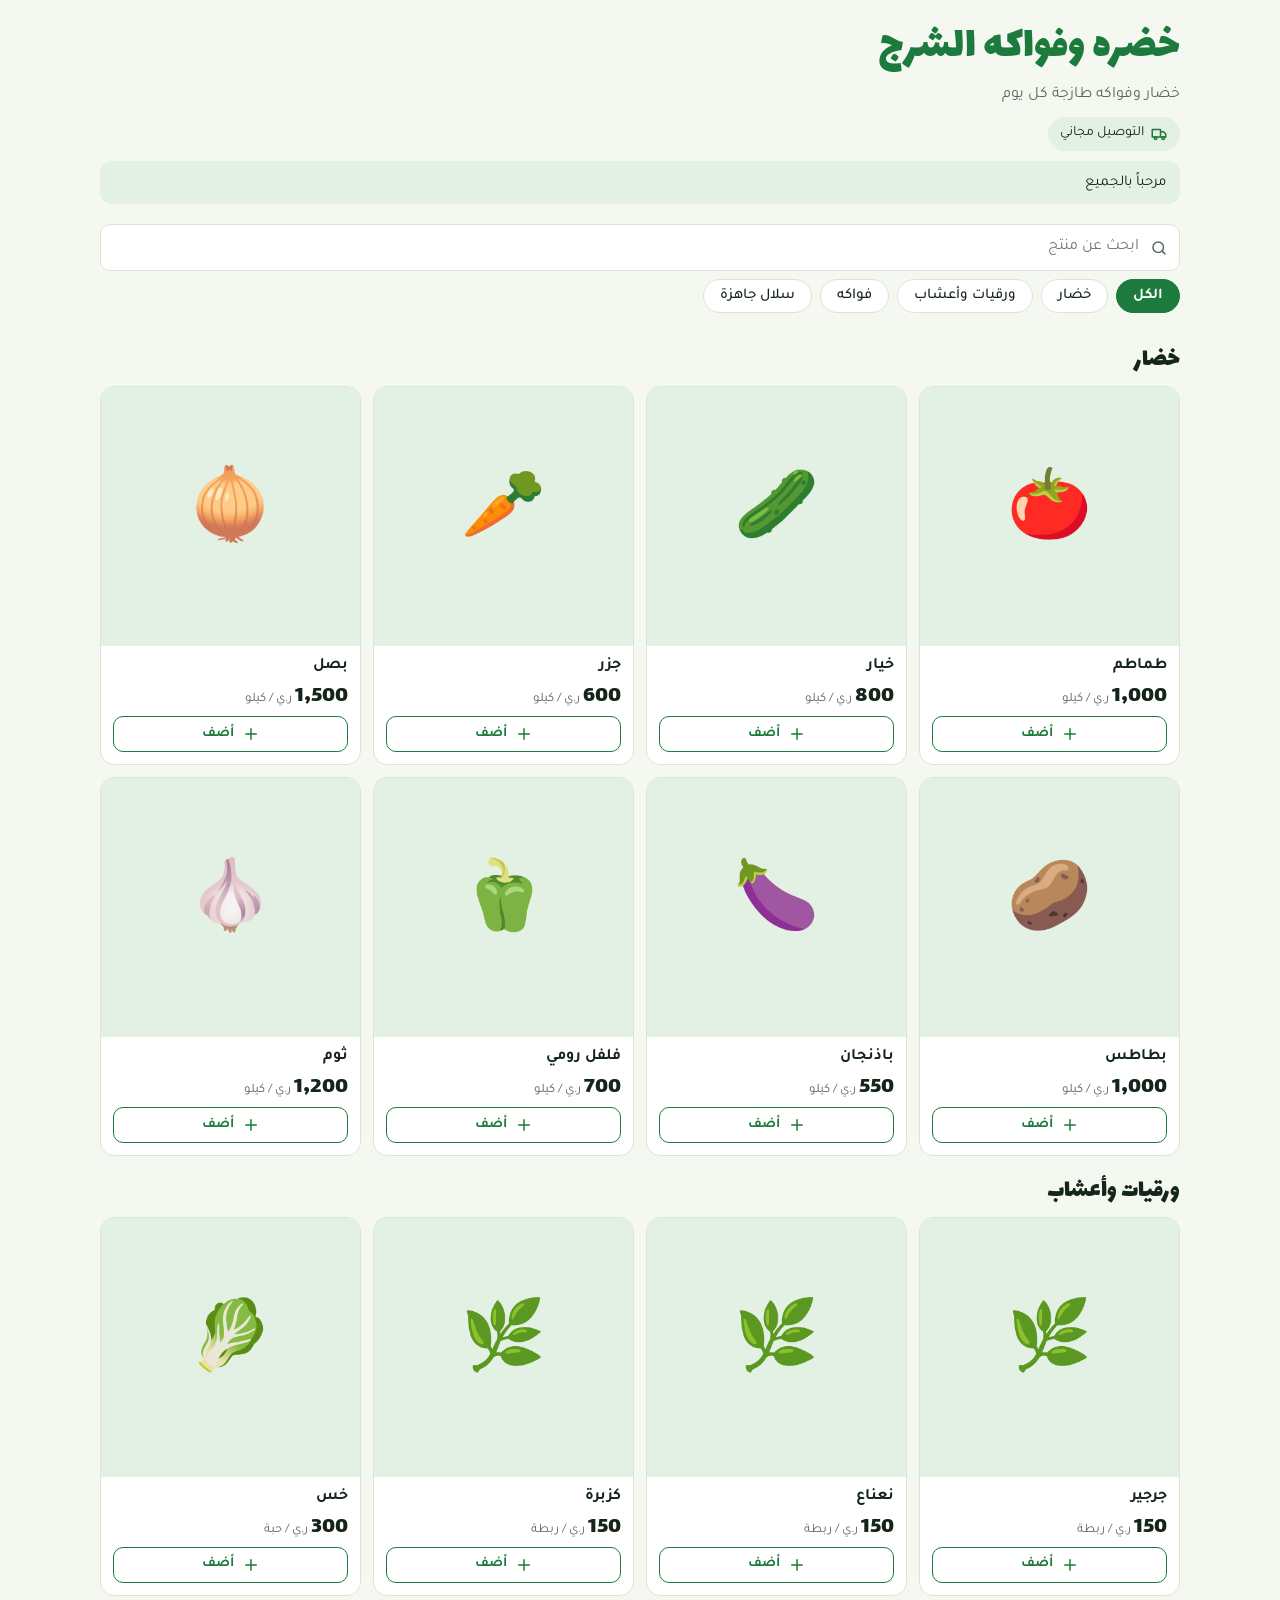
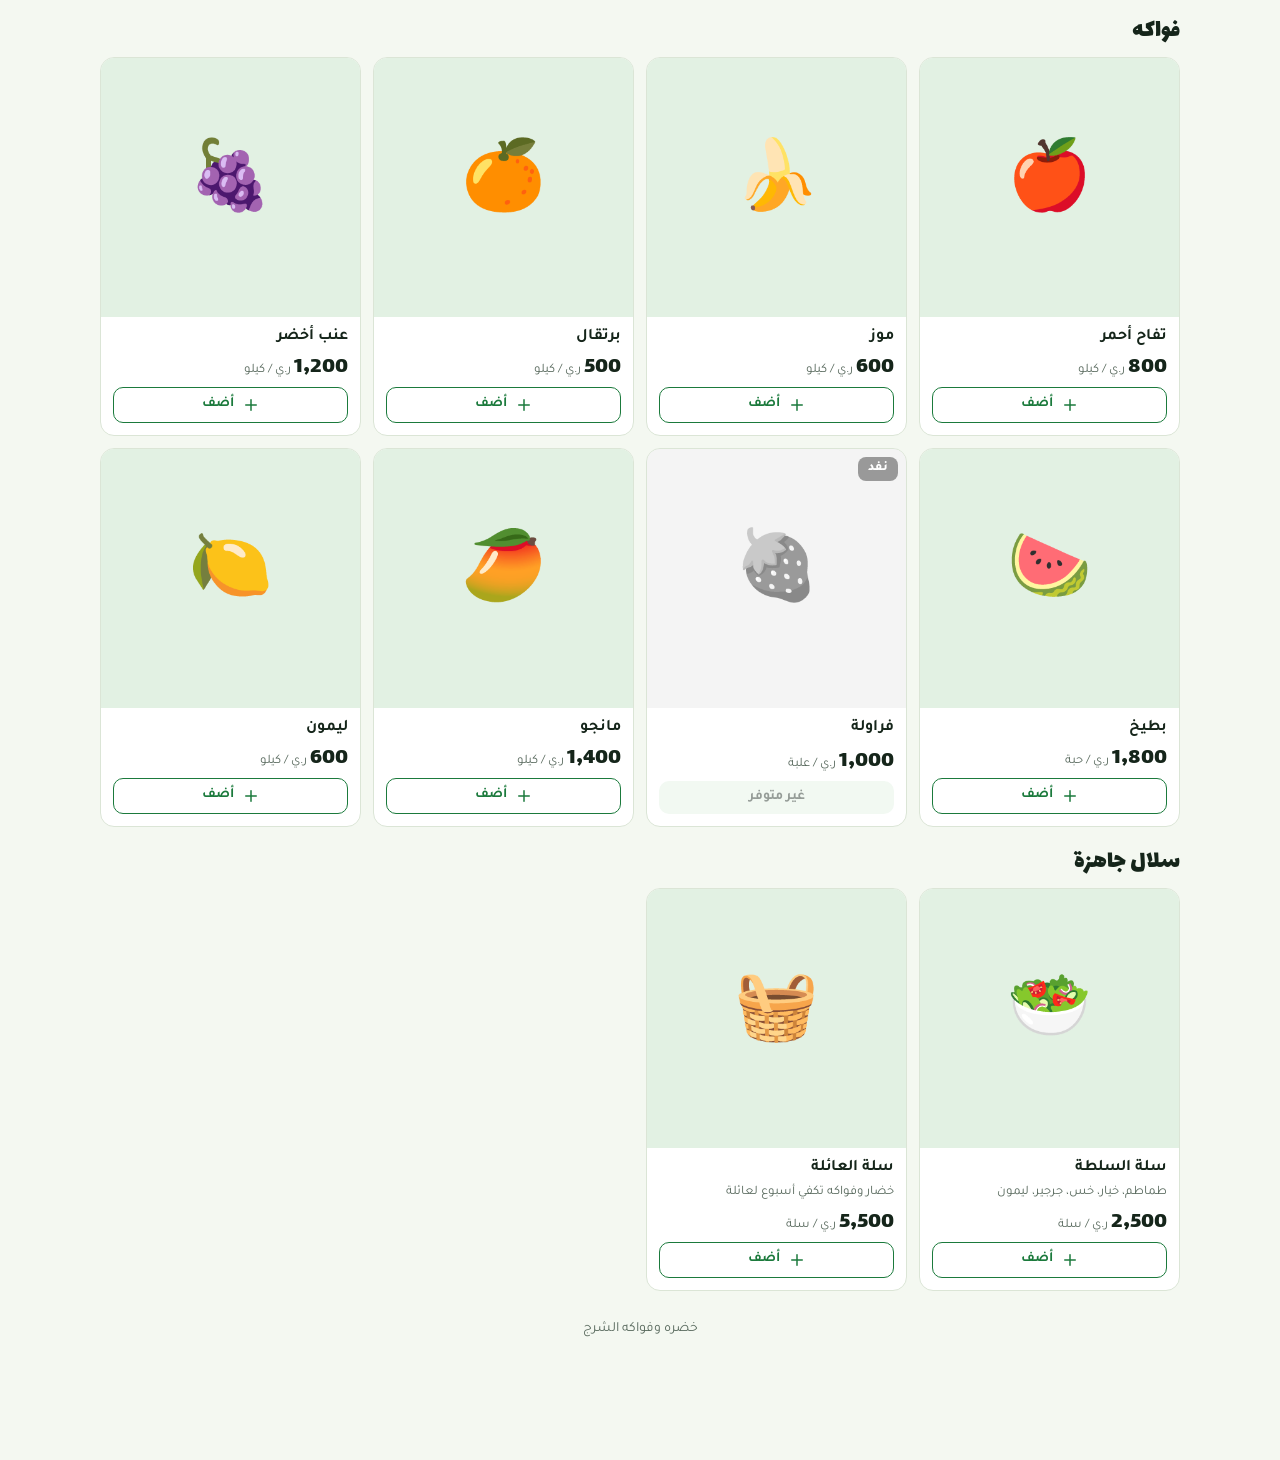
<file: index.html>
<!doctype html>
<html lang="ar" dir="rtl">
<head>
<meta charset="utf-8">
<meta name="viewport" content="width=device-width,initial-scale=1,viewport-fit=cover">
<title>خضره وفواكه الشرج</title>
<link rel="stylesheet" href="https://fonts.googleapis.com/css2?family=Lalezar&family=Tajawal:wght@400;500;700;800&display=swap" media="print" onload="this.media='all'">
<link rel="stylesheet" href="css/style.css">
</head>
<body>
<div id="root"><p style="text-align:center;padding:60px 0;font-family:sans-serif">جارٍ التحميل…</p></div>
<div id="toast" class="toast" role="status" aria-live="polite"></div>
<script src="js/common.js"></script>
<script src="js/shop.js"></script>
</body>
</html>
</file>
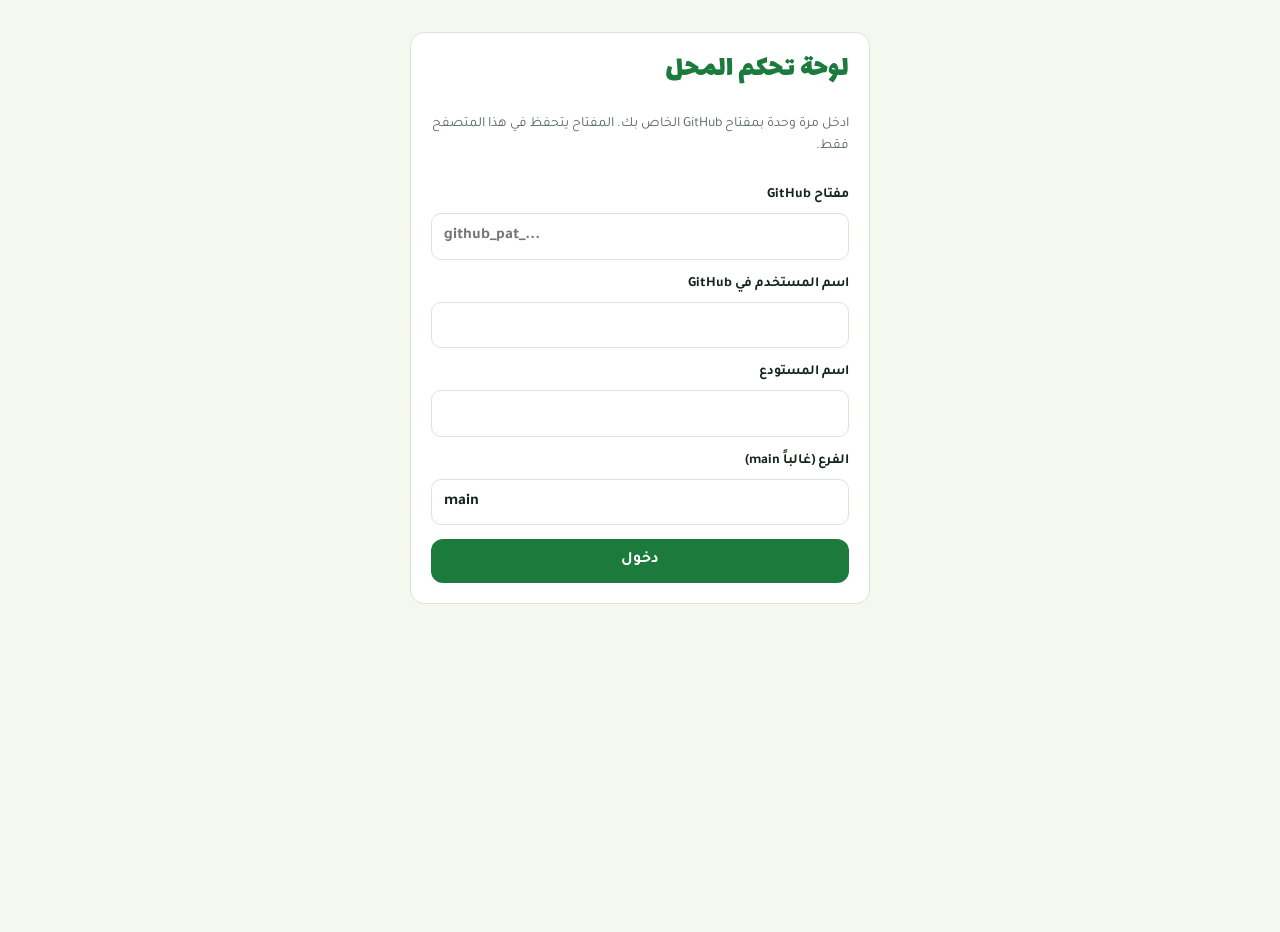
<file: admin/index.html>
<!doctype html>
<html lang="ar" dir="rtl">
<head>
<meta charset="utf-8">
<meta name="viewport" content="width=device-width,initial-scale=1,viewport-fit=cover">
<meta name="robots" content="noindex,nofollow">
<title>لوحة تحكم المحل</title>
<link rel="stylesheet" href="https://fonts.googleapis.com/css2?family=Lalezar&family=Tajawal:wght@400;500;700;800&display=swap" media="print" onload="this.media='all'">
<link rel="stylesheet" href="../css/style.css">
</head>
<body class="adm">
<div id="root"></div>
<div id="toast" class="toast" style="bottom:calc(24px + env(safe-area-inset-bottom,0px))" role="status" aria-live="polite"></div>
<script src="../js/common.js"></script>
<script src="../js/admin.js"></script>
</body>
</html>
</file>
<file: css/style.css>
/* خضره وفواكه الشرج - الأنماط المشتركة لصفحة الزبون ولوحة التحكم */
html{color-scheme:light}
img{max-width:100%}
[hidden]{display:none!important}

/* Layout concept: single-column mobile-first market stall. Header band, sticky category chips, product grid by section, fixed cart bar. Owner panel is a full-screen overlay with four tabs. */
:root{
  --bg:#f4f8f1;
  --surface:#ffffff;
  --ink:#15251a;
  --muted:#58695d;
  --line:#dbe5d6;
  --brand:#1b7a3c;
  --on-brand:#ffffff;
  --soft:#e2f1e3;
  --hot:#c43b24;
  --hot-soft:#fbe6e0;
  --scrim:rgba(10,20,12,.5);
  --font-display:'Lalezar','Tajawal','Segoe UI',Tahoma,sans-serif;
  --font-body:'Tajawal','Segoe UI',Tahoma,sans-serif;
  --r:14px;
}
@media (prefers-color-scheme:dark){
  :root:not([data-theme="light"]){
    --bg:#0f1912;--surface:#17251b;--ink:#e9f3ea;--muted:#9bb0a0;--line:#274030;
    --brand:#5fcf86;--on-brand:#0a1a0f;--soft:#1c3425;--hot:#ff8a70;--hot-soft:#3b1e17;--scrim:rgba(0,0,0,.6);
    color-scheme:dark;
  }
}
:root[data-theme="dark"]{
  --bg:#0f1912;--surface:#17251b;--ink:#e9f3ea;--muted:#9bb0a0;--line:#274030;
  --brand:#5fcf86;--on-brand:#0a1a0f;--soft:#1c3425;--hot:#ff8a70;--hot-soft:#3b1e17;--scrim:rgba(0,0,0,.6);
  color-scheme:dark;
}
*{box-sizing:border-box}
html{direction:rtl}
body{background:var(--bg);color:var(--ink);font-family:var(--font-body);font-size:16px;line-height:1.55;padding-inline:16px;direction:rtl}
button{font-family:inherit}
.wrap{max-width:1080px;margin-inline:auto;padding-block:16px 120px}
svg.ic{width:18px;height:18px;flex:none}
.mut{color:var(--muted);font-size:14px}
.vh{position:absolute;opacity:0;width:1px;height:1px;overflow:hidden}

/* header */
.head{display:flex;flex-direction:column;gap:10px;padding-block:6px 2px}
.brandrow{display:flex;align-items:center;justify-content:space-between;gap:12px}
h1{font-family:var(--font-display);font-weight:400;font-size:clamp(32px,8vw,46px);line-height:1.1;margin:0;color:var(--brand);text-wrap:balance;min-width:0}
.tag{margin:0;color:var(--muted)}
.facts{display:flex;flex-wrap:wrap;gap:8px}
.fact{display:inline-flex;align-items:center;gap:6px;background:var(--soft);border-radius:999px;padding:6px 12px;font-size:14px;min-width:0}
.fact svg{color:var(--brand)}
.strip{border-radius:12px;padding:10px 14px;font-size:15px;background:var(--soft)}
.strip.closed{background:var(--hot-soft);color:var(--hot);font-weight:700}

/* buttons and inputs */
.btn{font-weight:700;font-size:16px;border:0;border-radius:12px;padding:12px 18px;cursor:pointer;background:var(--brand);color:var(--on-brand);display:inline-flex;align-items:center;justify-content:center;gap:8px;text-decoration:none;line-height:1.2}
.btn.ghost{background:transparent;color:var(--brand);border:1.5px solid var(--brand)}
.btn.quiet{background:var(--soft);color:var(--ink)}
.btn.danger{background:var(--hot-soft);color:var(--hot)}
.btn.sm{padding:8px 12px;font-size:14px;border-radius:10px}
.btn[disabled],.btn[aria-disabled="true"]{opacity:.45;cursor:not-allowed}
.btn.block{width:100%}
input,select,textarea{font:inherit;font-size:16px;color:var(--ink);background:var(--surface);border:1px solid var(--line);border-radius:10px;padding:10px 12px;width:100%;min-width:0}
textarea{resize:vertical;min-height:70px}
:focus-visible{outline:3px solid var(--brand);outline-offset:2px}
label.f{display:flex;flex-direction:column;gap:6px;font-weight:700;font-size:14px;min-width:0}
label.f .hint{font-weight:400;color:var(--muted);font-size:13px}

/* sticky bar */
.bar{position:sticky;top:env(safe-area-inset-top,0px);z-index:5;background:var(--bg);padding-block:10px 8px;margin-top:8px;display:flex;flex-direction:column;gap:8px}
.search{position:relative}
.search input{padding-inline-start:40px}
.search svg{position:absolute;inset-inline-start:12px;top:50%;transform:translateY(-50%);color:var(--muted);pointer-events:none}
.chips{display:flex;gap:8px;overflow-x:auto;padding-bottom:4px;scrollbar-width:thin}
.chip{flex:none;border:1px solid var(--line);background:var(--surface);color:var(--ink);border-radius:999px;padding:7px 16px;font-size:15px;font-weight:500;cursor:pointer}
.chip[aria-pressed="true"]{background:var(--brand);border-color:var(--brand);color:var(--on-brand);font-weight:700}

/* catalog */
.sec{font-family:var(--font-display);font-weight:400;font-size:26px;margin:20px 0 10px;line-height:1.2}
.grid{display:grid;grid-template-columns:repeat(2,minmax(0,1fr));gap:12px}
@media(min-width:620px){.grid{grid-template-columns:repeat(3,minmax(0,1fr))}}
@media(min-width:900px){.grid{grid-template-columns:repeat(4,minmax(0,1fr))}}
.card{background:var(--surface);border:1px solid var(--line);border-radius:var(--r);overflow:hidden;display:flex;flex-direction:column;min-width:0}
.card.out .thumb{filter:grayscale(1);opacity:.6}
.thumb{aspect-ratio:1/1;max-width:100%;background:var(--soft);display:grid;place-items:center;position:relative;overflow:hidden}
.thumb img{width:100%;height:100%;object-fit:cover;display:block}
.emo{font-size:clamp(48px,14vw,68px);line-height:1}
.tagout{position:absolute;inset-block-start:8px;inset-inline-start:8px;background:var(--hot);color:var(--surface);font-weight:800;font-size:13px;border-radius:8px;padding:2px 10px}
.cbody{padding:10px 12px 12px;display:flex;flex-direction:column;gap:8px;flex:1;min-width:0}
.pname{font-weight:700;line-height:1.3;overflow-wrap:anywhere}
.pdesc{font-size:13px;color:var(--muted);margin-top:-4px;overflow-wrap:anywhere}
.price{font-family:var(--font-display);font-size:23px;line-height:1;margin-top:auto;font-variant-numeric:tabular-nums}
.price small{font-family:var(--font-body);font-size:13px;color:var(--muted)}
.step{display:flex;align-items:center;justify-content:space-between;background:var(--soft);border-radius:12px;padding:3px}
.sbtn{width:40px;height:40px;border-radius:10px;border:0;background:var(--surface);color:var(--ink);display:grid;place-items:center;cursor:pointer}
.sbtn.plus{background:var(--brand);color:var(--on-brand)}
.qty{font-weight:800;font-variant-numeric:tabular-nums;min-width:0}
.empty{text-align:center;color:var(--muted);padding-block:40px}
.foot{margin-top:28px;color:var(--muted);font-size:14px;text-align:center}

/* cart bar and sheet */
.cartbar{position:fixed;inset-inline:0;bottom:0;z-index:20;padding:10px 16px calc(10px + env(safe-area-inset-bottom,0px));background:linear-gradient(to top,var(--bg) 70%,transparent)}
.cartbtn{width:100%;max-width:640px;margin-inline:auto;display:flex;align-items:center;justify-content:space-between;gap:12px;border:0;border-radius:16px;background:var(--brand);color:var(--on-brand);padding:14px 18px;font-size:17px;font-weight:800;cursor:pointer}
.cartbtn .cnt{background:var(--on-brand);color:var(--brand);border-radius:999px;min-width:28px;height:28px;display:grid;place-items:center;font-size:14px;padding-inline:8px;font-variant-numeric:tabular-nums}
.cartbtn .tot{font-variant-numeric:tabular-nums}
.scrim{position:fixed;inset:0;background:var(--scrim);z-index:30;display:flex;align-items:flex-end;justify-content:center}
.panel{background:var(--bg);width:100%;max-width:560px;max-height:92%;overflow:auto;border-radius:20px 20px 0 0;padding:16px 16px calc(16px + env(safe-area-inset-bottom,0px));display:flex;flex-direction:column;gap:14px}
@media(min-width:700px){.scrim{align-items:center}.panel{border-radius:20px}}
.prow{display:flex;align-items:center;justify-content:space-between;gap:12px}
.ptitle{font-family:var(--font-display);font-size:26px;margin:0;font-weight:400}
.iconbtn{width:40px;height:40px;border-radius:10px;border:0;background:var(--soft);color:var(--ink);display:grid;place-items:center;cursor:pointer;flex:none}
.lines{display:flex;flex-direction:column;gap:10px}
.line{display:grid;grid-template-columns:minmax(0,1fr) 128px;gap:10px;align-items:center;background:var(--surface);border:1px solid var(--line);border-radius:12px;padding:10px}
.line .nm{font-weight:700;overflow-wrap:anywhere}
.line .sub{font-size:13px;color:var(--muted);font-variant-numeric:tabular-nums}
.totals{background:var(--surface);border:1px solid var(--line);border-radius:12px;padding:12px;display:flex;flex-direction:column;gap:6px;font-variant-numeric:tabular-nums}
.totals div{display:flex;justify-content:space-between;gap:12px}
.totals .grand{font-weight:800;font-size:18px;border-top:1px dashed var(--line);padding-top:8px;margin-top:2px}
.formgrid{display:flex;flex-direction:column;gap:12px}
.hintbox{font-size:14px;color:var(--hot);background:var(--hot-soft);border-radius:10px;padding:8px 12px}
.okbox{font-size:14px;color:var(--muted)}
.sendrow{display:flex;gap:10px;flex-wrap:wrap}
.sendrow .btn{flex:1 1 160px}

/* toast */
.toast{position:fixed;inset-inline:16px;bottom:calc(88px + env(safe-area-inset-bottom,0px));z-index:60;display:flex;justify-content:center;pointer-events:none}
.toast span{background:var(--ink);color:var(--bg);border-radius:12px;padding:10px 16px;font-weight:700;font-size:15px;max-width:480px;text-align:center}

/* owner panel */
.admin{position:fixed;inset:0;z-index:40;background:var(--bg);overflow:auto}
.ainner{max-width:900px;margin-inline:auto;padding-inline:16px;padding-bottom:calc(40px + env(safe-area-inset-bottom,0px))}
.atop{position:sticky;top:0;z-index:3;background:var(--bg);padding-block:calc(10px + env(safe-area-inset-top,0px)) 8px;display:flex;flex-direction:column;gap:8px;border-bottom:1px solid var(--line)}
.atoprow{display:flex;align-items:center;justify-content:space-between;gap:10px;flex-wrap:wrap}
.atitle{font-family:var(--font-display);font-size:24px;margin:0;font-weight:400}
.abtns{display:flex;gap:8px;flex-wrap:wrap}
.dstat{font-size:14px;color:var(--muted)}
.dstat.dirty{color:var(--hot);font-weight:700}
.askbar{background:var(--hot-soft);border-radius:12px;padding:10px 12px;display:flex;flex-direction:column;gap:8px;font-weight:700;color:var(--hot)}
.tabs{display:flex;gap:6px;overflow-x:auto}
.tab{flex:none;border:0;background:transparent;color:var(--muted);font-size:16px;font-weight:700;padding:8px 14px;border-radius:10px;cursor:pointer}
.tab[aria-selected="true"]{background:var(--brand);color:var(--on-brand)}
.abody{padding-block:14px;display:flex;flex-direction:column;gap:12px}
.banner{background:var(--soft);border-radius:12px;padding:12px 14px;font-size:15px}
.toolbar{display:grid;grid-template-columns:minmax(0,1fr) minmax(0,160px);gap:10px}
.toolbar .btn{grid-column:1/-1}
.erow{background:var(--surface);border:1px solid var(--line);border-radius:var(--r);padding:12px;display:grid;grid-template-columns:84px minmax(0,1fr);gap:12px;align-items:start}
.pick{display:flex;flex-direction:column;gap:6px;cursor:pointer;align-items:stretch;position:relative}
.ethumb{aspect-ratio:1/1;border-radius:12px;background:var(--soft);display:grid;place-items:center;font-size:38px;overflow:hidden}
.ethumb img{width:100%;height:100%;object-fit:cover}
.pick .cap{font-size:12px;color:var(--brand);font-weight:700;text-align:center}
.efields{display:grid;grid-template-columns:repeat(2,minmax(0,1fr));gap:10px;min-width:0}
.efields .wide{grid-column:1/-1}
.eacts{grid-column:1/-1;display:flex;gap:8px;flex-wrap:wrap;justify-content:space-between;align-items:center}
@media(max-width:420px){.erow{grid-template-columns:minmax(0,1fr)}.pick{flex-direction:row;align-items:center}.ethumb{width:84px;flex:none}}
.pill{border:0;border-radius:999px;padding:7px 16px;font-weight:800;font-size:14px;cursor:pointer;background:var(--soft);color:var(--brand)}
.pill[aria-pressed="false"]{background:var(--hot-soft);color:var(--hot)}
.qsec{font-family:var(--font-display);font-size:22px;margin:8px 0 0;font-weight:400}
.qrow{display:grid;grid-template-columns:minmax(0,1fr) 112px auto;gap:10px;align-items:center;background:var(--surface);border:1px solid var(--line);border-radius:12px;padding:10px 12px}
.qname{display:flex;flex-direction:column;min-width:0}
.qname b{overflow-wrap:anywhere}
.pricein{display:flex;align-items:center;gap:6px;font-size:14px;color:var(--muted)}
.pricein input{text-align:center;font-weight:800;font-variant-numeric:tabular-nums;padding-inline:6px}
@media(max-width:420px){.qrow{grid-template-columns:minmax(0,1fr) auto}.qrow .pricein{grid-column:1}.qrow .pill{grid-column:2;grid-row:1/3}}
.crow{display:grid;grid-template-columns:minmax(0,1fr) auto;gap:8px;align-items:center;background:var(--surface);border:1px solid var(--line);border-radius:12px;padding:10px}
.cacts{display:flex;gap:6px}
.sgrid{display:grid;grid-template-columns:repeat(2,minmax(0,1fr));gap:12px}
.sgrid .wide{grid-column:1/-1}
@media(max-width:520px){.sgrid{grid-template-columns:minmax(0,1fr)}}
.hr{border:0;border-top:1px solid var(--line);margin-block:4px}
@media (prefers-reduced-motion:reduce){*{transition:none!important;animation:none!important}}

/* base for standalone pages */
body{margin:0;padding-block:env(safe-area-inset-top,0px) env(safe-area-inset-bottom,0px)}
body.adm{padding-inline:0;padding-block:0}
.admin{position:static;inset:auto;overflow:visible}
.ainner{min-height:100vh}
/* login */
.login{max-width:460px;margin:32px auto;display:flex;flex-direction:column;gap:14px;background:var(--surface);border:1px solid var(--line);border-radius:var(--r);padding:20px}
.login h1{font-size:30px}
.login ol{margin:0;padding-inline-start:20px;color:var(--muted);font-size:14px;display:flex;flex-direction:column;gap:4px}
.errbox{background:var(--hot-soft);color:var(--hot);border-radius:10px;padding:10px 12px;font-weight:700;font-size:14px}
.okline{color:var(--brand);font-weight:700;font-size:14px}
.thumb img,.ethumb img{aspect-ratio:1/1;object-fit:cover}
</file>
